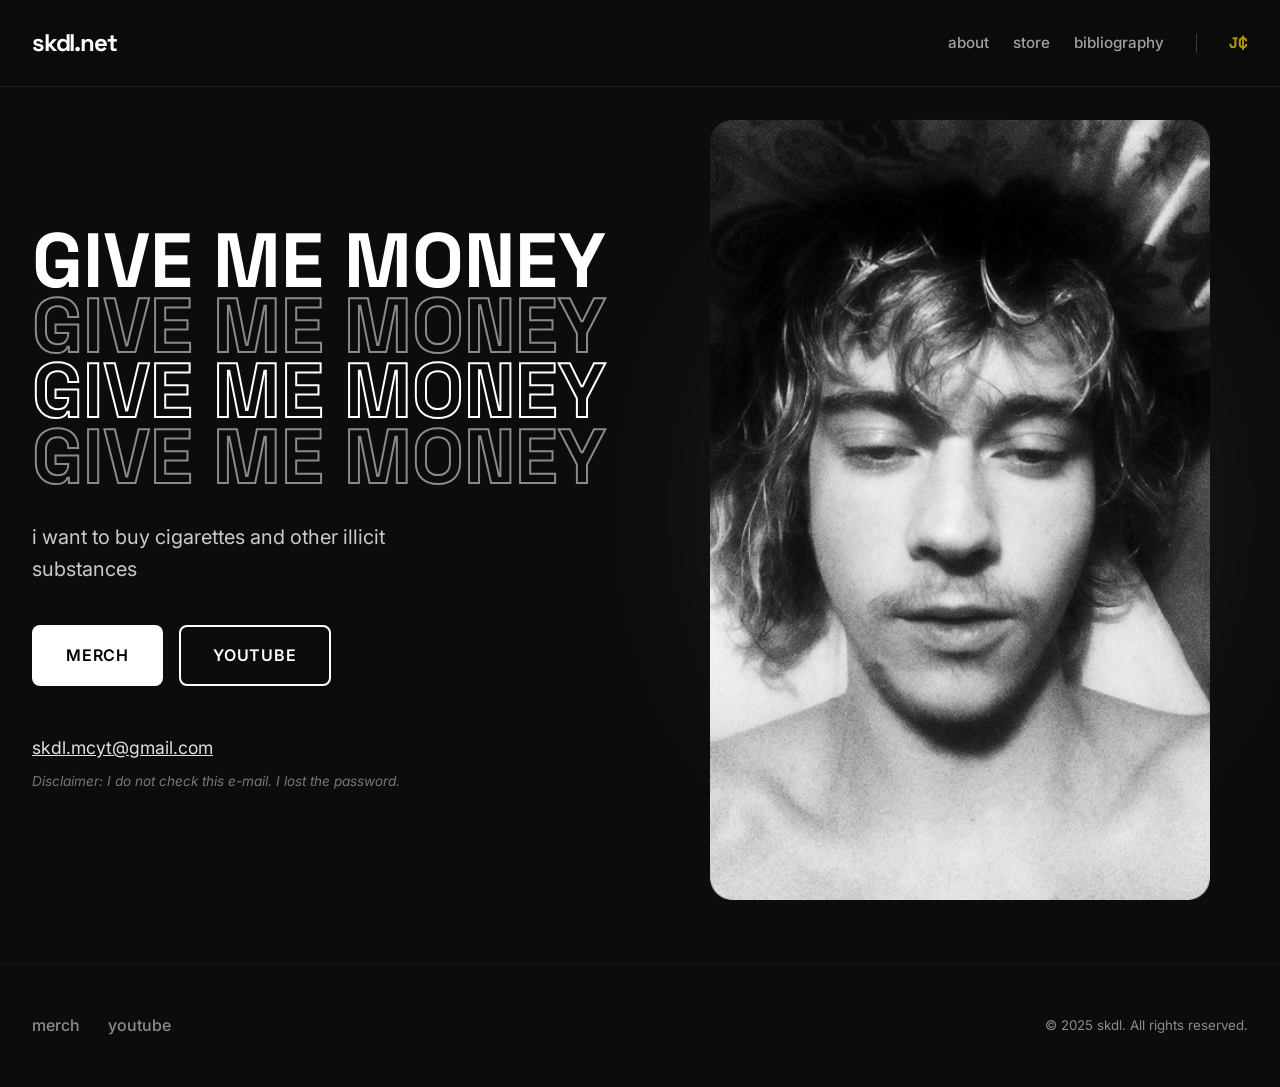
<file: index.html>
<!DOCTYPE html>
<html lang="en">

<head>
    <meta charset="UTF-8">
    <meta name="viewport" content="width=device-width, initial-scale=1.0">
    <title>skdl.net</title>

    <!-- Google Fonts: Space Grotesk & Inter -->
    <link rel="preconnect" href="https://fonts.googleapis.com">
    <link rel="preconnect" href="https://fonts.gstatic.com" crossorigin>
    <link
        href="https://fonts.googleapis.com/css2?family=Inter:wght@400;600&family=Space+Grotesk:wght@500;700&display=swap"
        rel="stylesheet">

    <link rel="stylesheet" href="css/style.css">
</head>

<body>

    <nav class="navbar">
        <div class="container navbar-content">
            <a href="#" class="logo">skdl.net</a>
            <div class="menu">
                <ul>
                    <li><a href="about.html">about</a></li>
                    <li><a href="store.html">store</a></li>
                    <li><a href="bibliography.html">bibliography</a></li>
                    <li class="nav-separator"></li>
                    <li><a href="johncoins.html"><span class="jc-symbol">J₵</span></a></li>
                </ul>
            </div>
            <div class="mobile-toggle">
                <span></span>
                <span></span>
            </div>
        </div>
    </nav>

    <main>
        <section class="hero container">
            <div class="hero-content" data-animate>
                <div class="money-stack">
                    <h2 class="money">GIVE ME MONEY</h2>
                    <h2 class="money outline">GIVE ME MONEY</h2>
                    <h2 class="money outline funny">GIVE ME MONEY</h2>
                    <h2 class="money outline">GIVE ME MONEY</h2>
                </div>

                <p class="description">i want to buy cigarettes and other illicit substances</p>

                <div class="buttons">
                    <a href="#" class="btn primary">MERCH</a>
                    <a href="#" class="btn secondary">YOUTUBE</a>
                </div>

                <div class="contact-info">
                    <a href="mailto:skdl.mcyt@gmail.com" class="email-link">skdl.mcyt@gmail.com</a>
                    <p class="disclaimer">Disclaimer: I do not check this e-mail. I lost the password.</p>
                </div>
            </div>

            <div class="hero-image" data-animate>
                <!-- Using the existing image -->
                <img src="john2.png" alt="John" class="profile-img">
                <div class="glow-effect"></div>
            </div>
        </section>
    </main>

    <footer>
        <div class="container footer-content">
            <div class="footer-links">
                <a href="store.html">merch</a>
                <a href="https://www.youtube.com/@skdl_" target="_blank">youtube</a>
            </div>
            <small>&copy; 2025 skdl. All rights reserved.</small>
        </div>
    </footer>

    <script src="JS/main.js"></script>
</body>

</html>
</file>
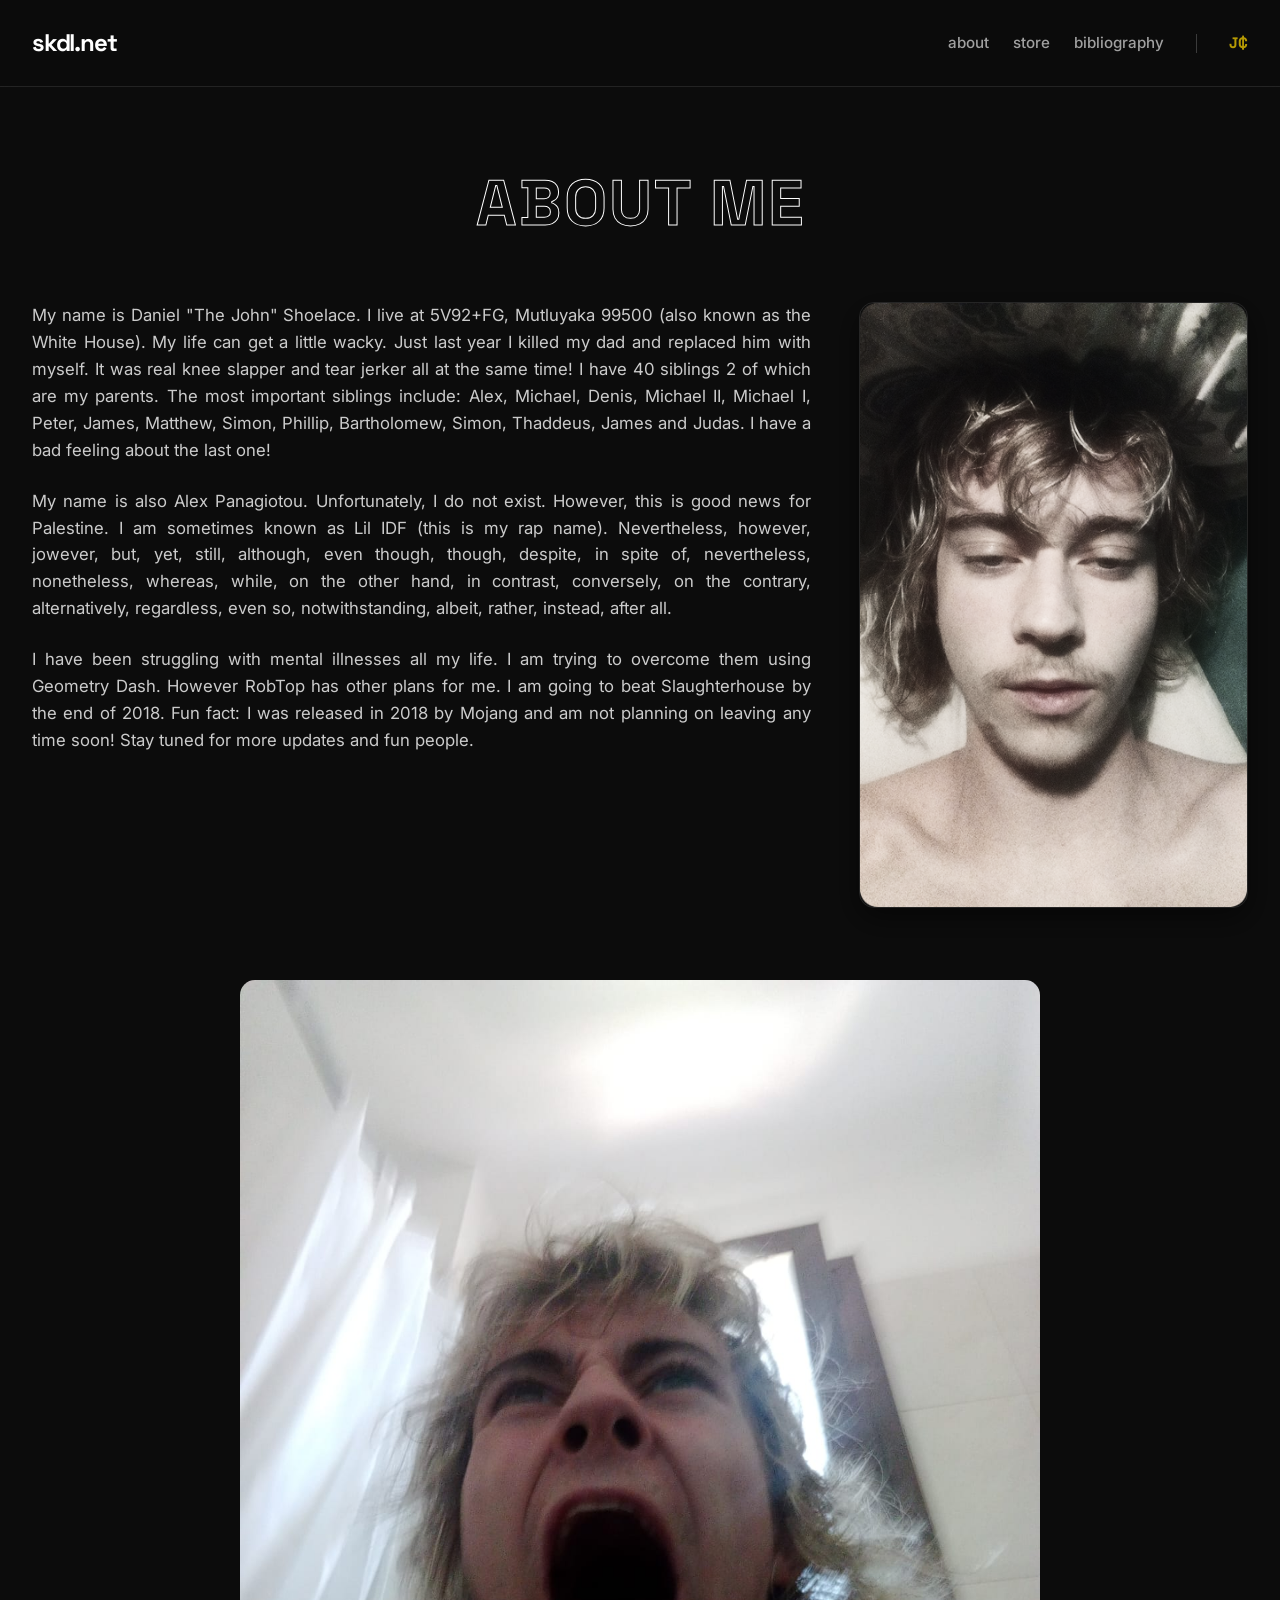
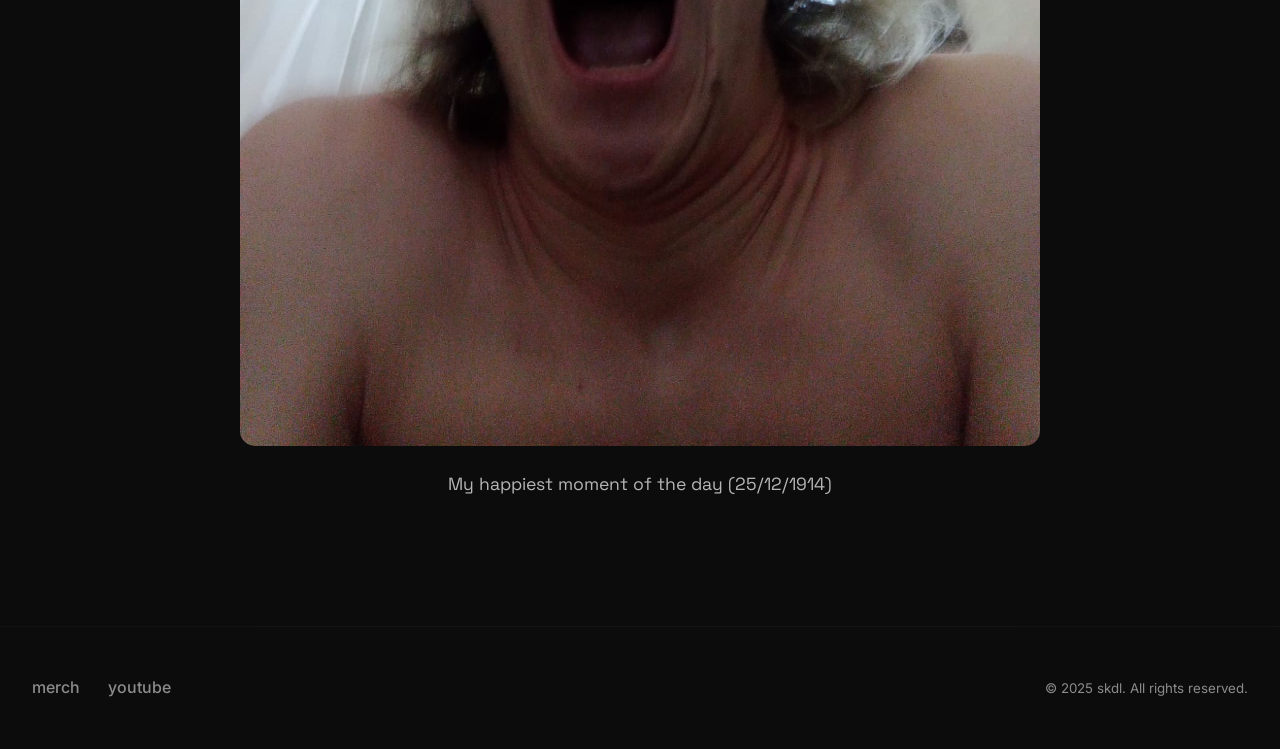
<file: about.html>
<!DOCTYPE html>
<html lang="en">

<head>
    <meta charset="UTF-8">
    <meta name="viewport" content="width=device-width, initial-scale=1.0">
    <title>about - skdl.net</title>

    <!-- Google Fonts: Space Grotesk & Inter -->
    <link rel="preconnect" href="https://fonts.googleapis.com">
    <link rel="preconnect" href="https://fonts.gstatic.com" crossorigin>
    <link
        href="https://fonts.googleapis.com/css2?family=Inter:wght@400;600&family=Space+Grotesk:wght@500;700&display=swap"
        rel="stylesheet">

    <link rel="stylesheet" href="css/style.css">
</head>

<body>

    <nav class="navbar">
        <div class="container navbar-content">
            <a href="index.html" class="logo">skdl.net</a>
            <div class="menu">
                <ul>
                    <li><a href="about.html" class="active">about</a></li>
                    <li><a href="store.html">store</a></li>
                    <li><a href="bibliography.html">bibliography</a></li>
                    <li class="nav-separator"></li>
                    <li><a href="johncoins.html"><span class="jc-symbol">J₵</span></a></li>
                </ul>
            </div>
            <div class="mobile-toggle">
                <span></span>
                <span></span>
            </div>
        </div>
    </nav>

    <main>
        <div class="container about-container">
            <h1 class="page-title outline" data-animate>ABOUT ME</h1>

            <section class="about-top" data-animate>
                <div class="about-text">
                    <p>My name is Daniel "The John" Shoelace. I live at 5V92+FG, Mutluyaka 99500 (also known as the
                        White House). My life can get a little wacky. Just last year I killed my dad and replaced him
                        with myself. It was real knee slapper and tear jerker all at the same time! I have 40 siblings 2
                        of which are my parents. The most important siblings include: Alex, Michael, Denis, Michael II,
                        Michael I, Peter, James, Matthew, Simon, Phillip, Bartholomew, Simon, Thaddeus, James and Judas.
                        I have a bad feeling about the last one!</p>

                    <p>My name is also Alex Panagiotou. Unfortunately, I do not exist. However, this is good news for
                        Palestine. I am sometimes known as Lil IDF (this is my rap name). Nevertheless, however,
                        jowever, but, yet, still, although, even though, though, despite, in spite of, nevertheless,
                        nonetheless, whereas, while, on the other hand, in contrast, conversely, on the contrary,
                        alternatively, regardless, even so, notwithstanding, albeit, rather, instead, after all.</p>

                    <p>I have been struggling with mental illnesses all my life. I am trying to overcome them using
                        Geometry Dash. However RobTop has other plans for me. I am going to beat Slaughterhouse by the
                        end of 2018. Fun fact: I was released in 2018 by Mojang and am not planning on leaving any time
                        soon! Stay tuned for more updates and fun people.</p>
                </div>
                <div class="about-image-small">
                    <!-- Placeholder, using the other image found in directory -->
                    <img src="john2.png" alt="Daniel The John Shoelace" class="profile-img">
                </div>
            </section>

            <section class="about-bottom" data-animate>
                <div class="large-image-wrapper">
                    <img src="john3.png" alt="My happiest moment" class="profile-img large">
                    <p class="caption">My happiest moment of the day (25/12/1914)</p>
                </div>
            </section>
        </div>
    </main>

    <footer>
        <div class="container footer-content">
            <div class="footer-links">
                <a href="store.html">merch</a>
                <a href="https://www.youtube.com/@skdl_" target="_blank">youtube</a>
            </div>
            <small>&copy; 2025 skdl. All rights reserved.</small>
        </div>
    </footer>

    <script src="JS/main.js"></script>
</body>

</html>
</file>
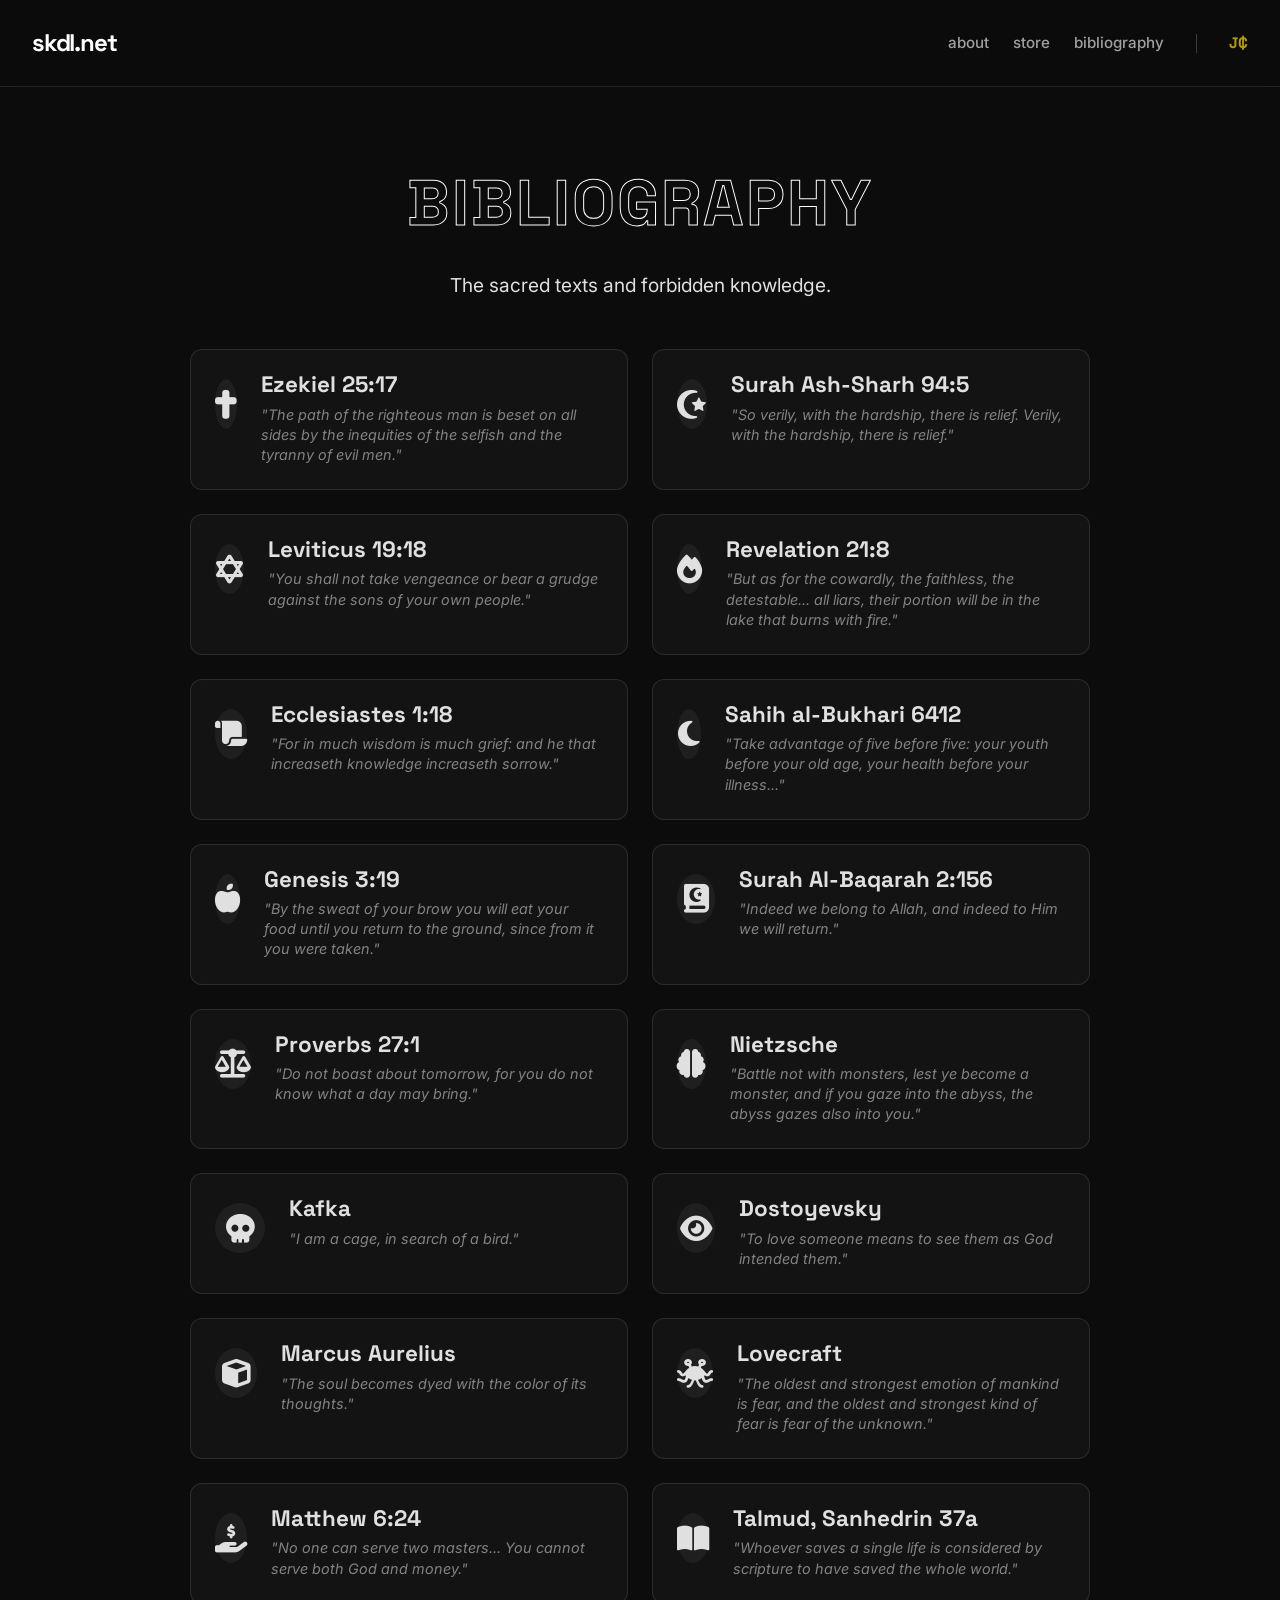
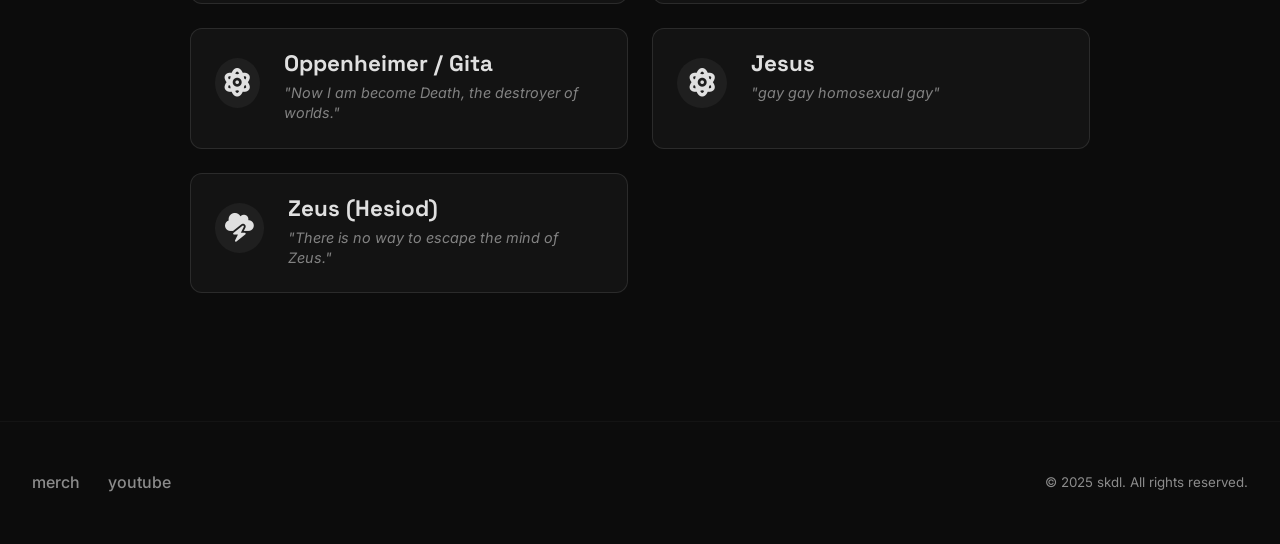
<file: bibliography.html>
<!DOCTYPE html>
<html lang="en">

<head>
    <meta charset="UTF-8">
    <meta name="viewport" content="width=device-width, initial-scale=1.0">
    <title>bibliography - skdl.net</title>

    <!-- Google Fonts: Space Grotesk & Inter -->
    <link rel="preconnect" href="https://fonts.googleapis.com">
    <link rel="preconnect" href="https://fonts.gstatic.com" crossorigin>
    <link
        href="https://fonts.googleapis.com/css2?family=Inter:wght@400;600&family=Space+Grotesk:wght@500;700&display=swap"
        rel="stylesheet">

    <!-- Font Awesome for Social Icons -->
    <link rel="stylesheet" href="https://cdnjs.cloudflare.com/ajax/libs/font-awesome/6.4.0/css/all.min.css">

    <link rel="stylesheet" href="css/style.css">
</head>

<body>

    <nav class="navbar">
        <div class="container navbar-content">
            <a href="index.html" class="logo">skdl.net</a>
            <div class="menu">
                <ul>
                    <li><a href="about.html">about</a></li>
                    <li><a href="store.html">store</a></li>
                    <li><a href="bibliography.html" class="active">bibliography</a></li>
                    <li class="nav-separator"></li>
                    <li><a href="johncoins.html"><span class="jc-symbol">J₵</span></a></li>
                </ul>
            </div>
            <div class="mobile-toggle">
                <span></span>
                <span></span>
            </div>
        </div>
    </nav>

    <main>
        <div class="container biblio-container">
            <h1 class="page-title outline" data-animate>BIBLIOGRAPHY</h1>
            <p class="biblio-subtitle" data-animate>The sacred texts and forbidden knowledge.</p>

            <div class="links-grid" data-animate>

                <!-- ==========================
                     SACRED TEXTS
                     ========================== -->
                <div class="link-card quote">
                    <div class="icon-wrapper"><i class="fa-solid fa-cross"></i></div>
                    <div class="link-info">
                        <h2>Ezekiel 25:17</h2><span class="quote-text">"The path of the righteous man is beset on all
                            sides by the inequities of the selfish and the tyranny of evil men."</span>
                    </div>
                </div>

                <div class="link-card quote">
                    <div class="icon-wrapper"><i class="fa-solid fa-star-and-crescent"></i></div>
                    <div class="link-info">
                        <h2>Surah Ash-Sharh 94:5</h2><span class="quote-text">"So verily, with the hardship, there is
                            relief. Verily, with the hardship, there is relief."</span>
                    </div>
                </div>

                <div class="link-card quote">
                    <div class="icon-wrapper"><i class="fa-solid fa-star-of-david"></i></div>
                    <div class="link-info">
                        <h2>Leviticus 19:18</h2><span class="quote-text">"You shall not take vengeance or bear a grudge
                            against the sons of your own people."</span>
                    </div>
                </div>



                <div class="link-card quote">
                    <div class="icon-wrapper"><i class="fa-solid fa-fire"></i></div>
                    <div class="link-info">
                        <h2>Revelation 21:8</h2><span class="quote-text">"But as for the cowardly, the faithless, the
                            detestable... all liars, their portion will be in the lake that burns with fire."</span>
                    </div>
                </div>

                <div class="link-card quote">
                    <div class="icon-wrapper"><i class="fa-solid fa-scroll"></i></div>
                    <div class="link-info">
                        <h2>Ecclesiastes 1:18</h2><span class="quote-text">"For in much wisdom is much grief: and he
                            that increaseth knowledge increaseth sorrow."</span>
                    </div>
                </div>



                <div class="link-card quote">
                    <div class="icon-wrapper"><i class="fa-solid fa-moon"></i></div>
                    <div class="link-info">
                        <h2>Sahih al-Bukhari 6412</h2><span class="quote-text">"Take advantage of five before five: your
                            youth before your old age, your health before your illness..."</span>
                    </div>
                </div>

                <div class="link-card quote">
                    <div class="icon-wrapper"><i class="fa-solid fa-apple-whole"></i></div>
                    <div class="link-info">
                        <h2>Genesis 3:19</h2><span class="quote-text">"By the sweat of your brow you will eat your food
                            until you return to the ground, since from it you were taken."</span>
                    </div>
                </div>



                <div class="link-card quote">
                    <div class="icon-wrapper"><i class="fa-solid fa-book-quran"></i></div>
                    <div class="link-info">
                        <h2>Surah Al-Baqarah 2:156</h2><span class="quote-text">"Indeed we belong to Allah, and indeed
                            to Him we will return."</span>
                    </div>
                </div>

                <div class="link-card quote">
                    <div class="icon-wrapper"><i class="fa-solid fa-scale-balanced"></i></div>
                    <div class="link-info">
                        <h2>Proverbs 27:1</h2><span class="quote-text">"Do not boast about tomorrow, for you do not know
                            what a day may bring."</span>
                    </div>
                </div>

                <!-- ==========================
                     PHILOSOPHY & MADNESS
                     ========================== -->
                <div class="link-card quote">
                    <div class="icon-wrapper"><i class="fa-solid fa-brain"></i></div>
                    <div class="link-info">
                        <h2>Nietzsche</h2><span class="quote-text">"Battle not with monsters, lest ye become a monster,
                            and if you gaze into the abyss, the abyss gazes also into you."</span>
                    </div>
                </div>

                <div class="link-card quote">
                    <div class="icon-wrapper"><i class="fa-solid fa-skull"></i></div>
                    <div class="link-info">
                        <h2>Kafka</h2><span class="quote-text">"I am a cage, in search of a bird."</span>
                    </div>
                </div>



                <div class="link-card quote">
                    <div class="icon-wrapper"><i class="fa-solid fa-eye"></i></div>
                    <div class="link-info">
                        <h2>Dostoyevsky</h2><span class="quote-text">"To love someone means to see them as God intended
                            them."</span>
                    </div>
                </div>

                <div class="link-card quote">
                    <div class="icon-wrapper"><i class="fa-solid fa-cube"></i></div>
                    <div class="link-info">
                        <h2>Marcus Aurelius</h2><span class="quote-text">"The soul becomes dyed with the color of its
                            thoughts."</span>
                    </div>
                </div>



                <div class="link-card quote">
                    <div class="icon-wrapper"><i class="fa-solid fa-spaghetti-monster-flying"></i></div>
                    <div class="link-info">
                        <h2>Lovecraft</h2><span class="quote-text">"The oldest and strongest emotion of mankind is fear,
                            and the oldest and strongest kind of fear is fear of the unknown."</span>
                    </div>
                </div>

                <div class="link-card quote">
                    <div class="icon-wrapper"><i class="fa-solid fa-hand-holding-dollar"></i></div>
                    <div class="link-info">
                        <h2>Matthew 6:24</h2><span class="quote-text">"No one can serve two masters... You cannot serve
                            both God and money."</span>
                    </div>
                </div>

                <div class="link-card quote">
                    <div class="icon-wrapper"><i class="fa-solid fa-book-open"></i></div>
                    <div class="link-info">
                        <h2>Talmud, Sanhedrin 37a</h2><span class="quote-text">"Whoever saves a single life is
                            considered by scripture to have saved the whole world."</span>
                    </div>
                </div>

                <div class="link-card quote">
                    <div class="icon-wrapper"><i class="fa-solid fa-atom"></i></div>
                    <div class="link-info">
                        <h2>Oppenheimer / Gita</h2><span class="quote-text">"Now I am become Death, the destroyer of
                            worlds."</span>
                    </div>
                </div>

                <div class="link-card quote">
                    <div class="icon-wrapper"><i class="fa-solid fa-atom"></i></div>
                    <div class="link-info">
                        <h2>Jesus</h2><span class="quote-text">"gay gay homosexual gay"</span>
                    </div>
                </div>

                <div class="link-card quote">
                    <div class="icon-wrapper"><i class="fa-solid fa-cloud-bolt"></i></div>
                    <div class="link-info">
                        <h2>Zeus (Hesiod)</h2><span class="quote-text">"There is no way to escape the mind of
                            Zeus."</span>
                    </div>
                </div>



            </div>
        </div>
    </main>

    <footer>
        <div class="container footer-content">
            <div class="footer-links">
                <a href="store.html">merch</a>
                <a href="https://www.youtube.com/@skdl_" target="_blank">youtube</a>
            </div>
            <small>&copy; 2025 skdl. All rights reserved.</small>
        </div>
    </footer>

    <script src="JS/main.js"></script>
</body>

</html>
</file>
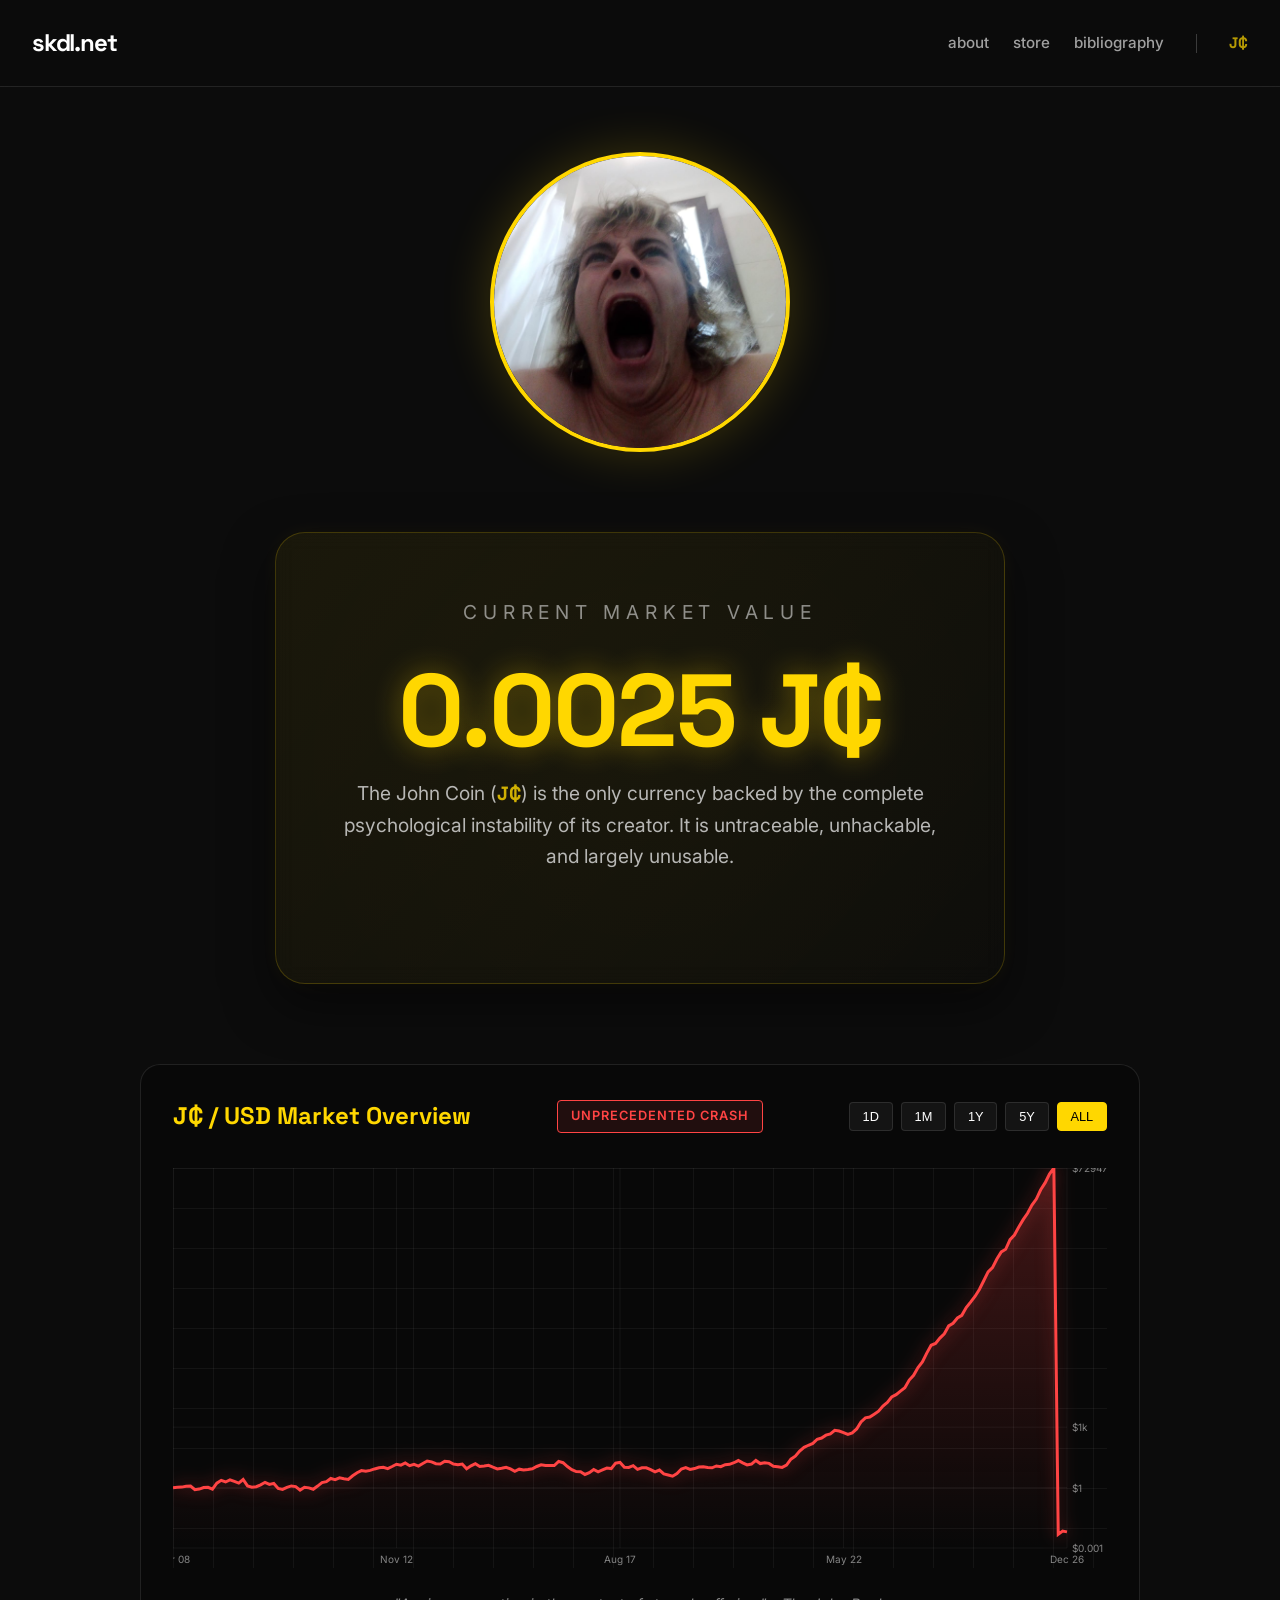
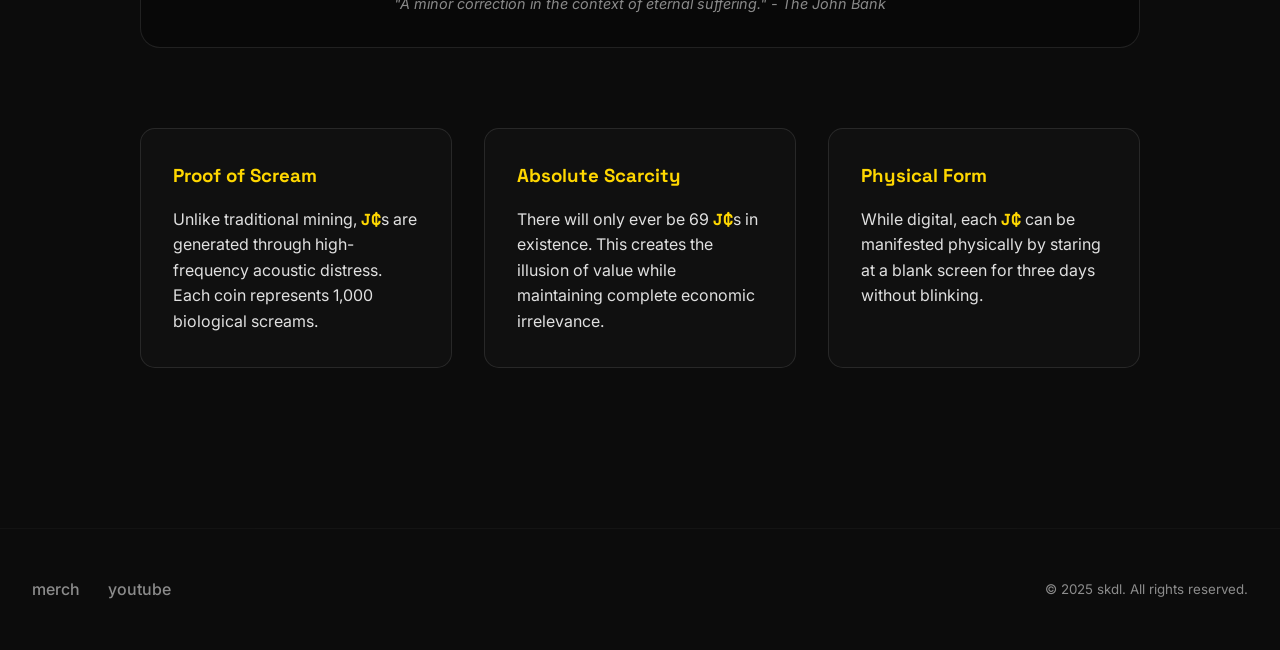
<file: johncoins.html>
<!DOCTYPE html>
<html lang="en">

<head>
    <meta charset="UTF-8">
    <meta name="viewport" content="width=device-width, initial-scale=1.0">
    <title>john coins - skdl.net</title>

    <!-- Google Fonts: Space Grotesk & Inter -->
    <link rel="preconnect" href="https://fonts.googleapis.com">
    <link rel="preconnect" href="https://fonts.gstatic.com" crossorigin>
    <link
        href="https://fonts.googleapis.com/css2?family=Inter:wght@400;600&family=Space+Grotesk:wght@500;700&display=swap"
        rel="stylesheet">

    <link rel="stylesheet" href="css/style.css">
</head>

<body>

    <nav class="navbar">
        <div class="container navbar-content">
            <a href="index.html" class="logo">skdl.net</a>
            <div class="menu">
                <ul>
                    <li><a href="about.html">about</a></li>
                    <li><a href="store.html">store</a></li>
                    <li><a href="bibliography.html">bibliography</a></li>
                    <li class="nav-separator"></li>
                    <li><a href="johncoins.html" class="active"><span class="jc-symbol">J₵</span></a></li>
                </ul>
            </div>
            <div class="mobile-toggle">
                <span></span>
                <span></span>
            </div>
        </div>
    </nav>

    <main>
        <div class="container jc-container">
            <div class="jc-hero" data-animate>
                <div class="jc-img-wrapper">
                    <img src="john3.png" alt="The John Coin">
                </div>
                <div class="jc-card">
                    <p class="jc-label">Current Market Value</p>
                    <h1 class="jc-value">0.0025 <span class="jc-symbol">J₵</span></h1>
                    <p class="jc-description">The John Coin (<span class="jc-symbol">J₵</span>) is the only currency
                        backed by the complete
                        psychological instability of its creator. It is untraceable, unhackable, and largely unusable.
                    </p>
                </div>
            </div>

            <!-- Forex Chart Section -->
            <div class="jc-forex-section" data-animate>
                <div class="jc-forex-header">
                    <h2 class="jc-forex-title"><span class="jc-symbol">J₵</span> / USD Market Overview</h2>
                    <div class="jc-forex-badge">Unprecedented Crash</div>
                    <div class="chart-controls">
                        <button class="chart-btn" data-range="1D">1D</button>
                        <button class="chart-btn" data-range="1M">1M</button>
                        <button class="chart-btn" data-range="1Y">1Y</button>
                        <button class="chart-btn" data-range="5Y">5Y</button>
                        <button class="chart-btn active" data-range="ALL">ALL</button>
                    </div>
                </div>
                <div class="chart-container" id="johnCoinChart">
                    <div class="chart-crosshair"></div>
                    <div class="chart-tooltip">
                        <span class="date"></span>
                        <div class="tooltip-row">
                            <span class="label">Price:</span>
                            <span class="price"></span>
                        </div>
                        <div class="tooltip-row">
                            <span class="label">Mkt Cap:</span>
                            <span class="mkt-cap"></span>
                        </div>
                    </div>
                    <svg class="chart-svg" id="chartSvg">
                        <defs>
                            <linearGradient id="chartGradient" x1="0" y1="0" x2="0" y2="1">
                                <stop offset="0%" stop-color="#ff4444" stop-opacity="0.8" />
                                <stop offset="100%" stop-color="#ff4444" stop-opacity="0" />
                            </linearGradient>
                        </defs>
                        <!-- Dynamic content will be injected here -->
                        <g class="chart-axis" id="xAxis"></g>
                        <g class="chart-axis" id="yAxis"></g>
                        <path class="chart-gradient" id="chartArea" d="" />
                        <path class="chart-line" id="chartPath" d="" />
                    </svg>
                </div>
                <div style="margin-top: 1.5rem; opacity: 0.6; font-size: 0.9rem; text-align: center;">
                    <em>"A minor correction in the context of eternal suffering." - The John Bank</em>
                </div>
            </div>

            <div class="jc-grid" data-animate>
                <div class="jc-feature">
                    <h3>Proof of Scream</h3>
                    <p>Unlike traditional mining, <span class="jc-symbol">J₵</span>s are generated through
                        high-frequency acoustic distress.
                        Each coin represents 1,000 biological screams.</p>
                </div>
                <div class="jc-feature">
                    <h3>Absolute Scarcity</h3>
                    <p>There will only ever be 69 <span class="jc-symbol">J₵</span>s in existence. This creates the
                        illusion of value while
                        maintaining complete economic irrelevance.</p>
                </div>
                <div class="jc-feature">
                    <h3>Physical Form</h3>
                    <p>While digital, each <span class="jc-symbol">J₵</span> can be manifested physically by staring at
                        a blank screen for three
                        days without blinking.</p>
                </div>
            </div>
        </div>
    </main>

    <footer>
        <div class="container footer-content">
            <div class="footer-links">
                <a href="store.html">merch</a>
                <a href="https://www.youtube.com/@skdl_" target="_blank">youtube</a>
            </div>
            <small>&copy; 2025 skdl. All rights reserved.</small>
        </div>
    </footer>

    <script src="JS/main.js"></script>
</body>

</html>
</file>
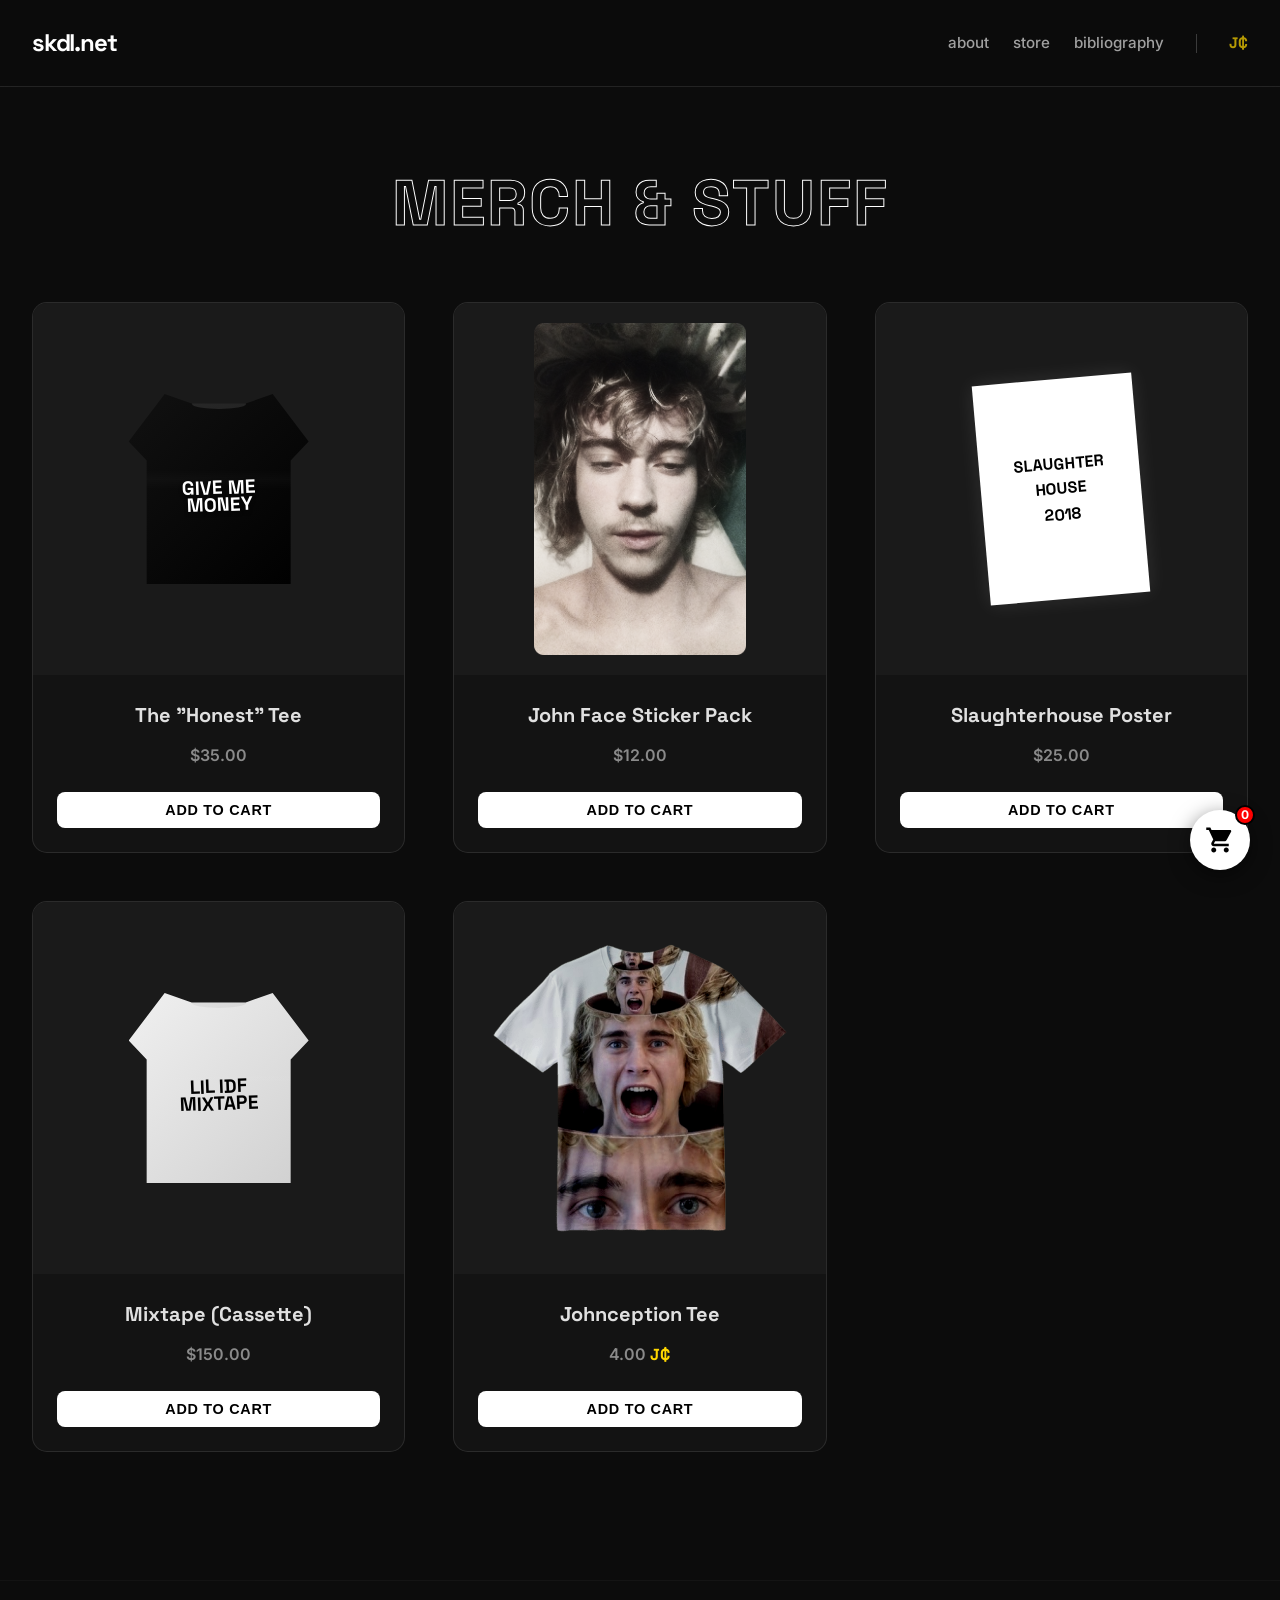
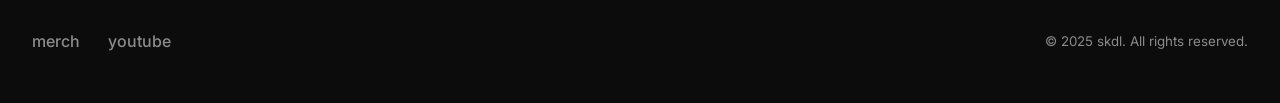
<file: store.html>
<!DOCTYPE html>
<html lang="en">

<head>
    <meta charset="UTF-8">
    <meta name="viewport" content="width=device-width, initial-scale=1.0">
    <title>store - skdl.net</title>

    <!-- Google Fonts: Space Grotesk & Inter -->
    <link rel="preconnect" href="https://fonts.googleapis.com">
    <link rel="preconnect" href="https://fonts.gstatic.com" crossorigin>
    <link
        href="https://fonts.googleapis.com/css2?family=Inter:wght@400;600&family=Space+Grotesk:wght@500;700&display=swap"
        rel="stylesheet">

    <link rel="stylesheet" href="css/style.css">
</head>

<body>

    <nav class="navbar">
        <div class="container navbar-content">
            <a href="index.html" class="logo">skdl.net</a>
            <div class="menu">
                <ul>
                    <li><a href="about.html">about</a></li>
                    <li><a href="store.html" class="active">store</a></li>
                    <li><a href="bibliography.html">bibliography</a></li>
                    <li class="nav-separator"></li>
                    <li><a href="johncoins.html"><span class="jc-symbol">J₵</span></a></li>
                </ul>
            </div>
            <div class="mobile-toggle">
                <span></span>
                <span></span>
            </div>
        </div>
    </nav>

    <main>
        <div class="container store-container">
            <h1 class="page-title outline" data-animate>MERCH & STUFF</h1>

            <div class="store-grid" data-animate>
                <!-- Product 1 -->
                <div class="product-card">
                    <div class="product-image">
                        <div class="placeholder-tee">
                            <span>GIVE ME<br>MONEY</span>
                        </div>
                    </div>
                    <div class="product-info">
                        <h3>The "Honest" Tee</h3>
                        <p class="price">$35.00</p>
                        <button class="btn primary small add-to-cart" data-id="1" data-name="The Honest Tee"
                            data-price="35.00">Add to Cart</button>
                    </div>
                </div>

                <!-- Product 2 -->
                <div class="product-card">
                    <div class="product-image">
                        <img src="john2.png" alt="John Sticker">
                    </div>
                    <div class="product-info">
                        <h3>John Face Sticker Pack</h3>
                        <p class="price">$12.00</p>
                        <button class="btn primary small add-to-cart" data-id="2" data-name="John Face Sticker Pack"
                            data-price="12.00">Add to Cart</button>
                    </div>
                </div>

                <!-- Product 3 -->
                <div class="product-card">
                    <div class="product-image">
                        <div class="placeholder-poster">
                            <span>SLAUGHTER<br>HOUSE<br>2018</span>
                        </div>
                    </div>
                    <div class="product-info">
                        <h3>Slaughterhouse Poster</h3>
                        <p class="price">$25.00</p>
                        <button class="btn primary small add-to-cart" data-id="3" data-name="Slaughterhouse Poster"
                            data-price="25.00">Add to Cart</button>
                    </div>
                </div>

                <!-- Product 4 -->
                <div class="product-card">
                    <div class="product-image">
                        <div class="placeholder-tee white">
                            <span style="color:black">LIL IDF<br>MIXTAPE</span>
                        </div>
                    </div>
                    <div class="product-info">
                        <h3>Mixtape (Cassette)</h3>
                        <p class="price">$150.00</p>
                        <button class="btn primary small add-to-cart" data-id="4" data-name="Mixtape (Cassette)"
                            data-price="150.00">Add to Cart</button>
                    </div>
                </div>

                <!-- Product 5 -->
                <div class="product-card">
                    <div class="product-image">
                        <img src="shirt.png" alt="Johnception Tee">
                    </div>
                    <div class="product-info">
                        <h3>Johnception Tee</h3>
                        <p class="price">4.00 <span class="jc-symbol">J₵</span></p>
                        <button class="btn primary small add-to-cart" data-id="5" data-name="Johnception Tee"
                            data-price="4">Add to Cart</button>
                    </div>
                </div>
            </div>
        </div>
    </main>

    <footer>
        <div class="container footer-content">
            <div class="footer-links">
                <a href="store.html">merch</a>
                <a href="https://www.youtube.com/@skdl_" target="_blank">youtube</a>
            </div>
            <small>&copy; 2025 skdl. All rights reserved.</small>
        </div>
    </footer>

    <script src="JS/main.js"></script>
</body>

</html>
</file>
<file: css/style.css>
:root {
    --bg-color: #0c0c0c;
    --text-color: #e0e0e0;
    --accent-color: #ffffff;
    --highlight-color: #8a8a8a;
    --font-heading: 'Space Grotesk', sans-serif;
    --font-body: 'Inter', sans-serif;
    --glass-bg: rgba(12, 12, 12, 0.7);
    --glass-border: rgba(255, 255, 255, 0.1);
    --transition-speed: 0.3s;
}



* {
    margin: 0;
    padding: 0;
    box-sizing: border-box;
}

body {
    background-color: var(--bg-color);
    color: var(--text-color);
    font-family: var(--font-body);
    overflow-x: hidden;
    line-height: 1.6;
}

a {
    text-decoration: none;
    color: inherit;
    transition: color var(--transition-speed) ease;
}

ul {
    list-style: none;
}

/* Container */
.container {
    max-width: 1400px;
    margin: 0 auto;
    padding: 0 2rem;
}

/* Navbar */
.navbar {
    position: fixed;
    top: 0;
    width: 100%;
    z-index: 1000;
    padding: 1.5rem 0;
    background: var(--glass-bg);
    backdrop-filter: blur(10px);
    -webkit-backdrop-filter: blur(10px);
    border-bottom: 1px solid var(--glass-border);
    transition: padding 0.3s ease;
}

.navbar-content {
    display: flex;
    justify-content: space-between;
    align-items: center;
}

.logo {
    font-family: var(--font-heading);
    font-weight: 700;
    font-size: 1.5rem;
    letter-spacing: -0.05em;
    color: var(--accent-color);
}

.menu ul {
    display: flex;
    gap: 1.5rem;
    align-items: center;
}

.nav-separator {
    width: 1px;
    height: 1.2rem;
    background: rgba(255, 255, 255, 0.2);
    margin: 0 0.5rem;
}

.menu a {
    font-weight: 500;
    font-size: 0.95rem;
    opacity: 0.7;
}

.menu a:hover {
    opacity: 1;
    color: var(--accent-color);
}

/* Main Layout */
main {
    padding-top: 120px;
    /* Space for fixed nav */
    min-height: 100vh;
    display: flex;
    align-items: center;
}

.hero {
    display: grid;
    grid-template-columns: 1fr 1fr;
    gap: 4rem;
    align-items: center;
    width: 100%;
}

/* Hero Content */
.money-stack {
    display: flex;
    flex-direction: column;
    line-height: 0.85;
    margin-bottom: 2rem;
}

.money {
    font-family: var(--font-heading);
    font-size: clamp(3rem, 6vw, 6rem);
    font-weight: 700;
    color: var(--accent-color);
    white-space: nowrap;
    transition: transform 0.3s ease;
    cursor: default;
}

.money:hover {
    transform: translateX(10px);
    color: #fff;
}

.money.outline {
    color: transparent;
    -webkit-text-stroke: 2px var(--highlight-color);
}

.money.funny {
    color: transparent;
    -webkit-text-stroke: 2px var(--accent-color);
    /* Highlight funny line */
}

.description {
    font-size: 1.25rem;
    max-width: 400px;
    margin-bottom: 2.5rem;
    font-weight: 400;
    opacity: 0.9;
}

/* Buttons */
.buttons {
    display: flex;
    gap: 1rem;
    margin-bottom: 3rem;
}

.btn {
    padding: 1rem 2rem;
    border-radius: 8px;
    font-weight: 600;
    font-size: 1rem;
    text-transform: uppercase;
    letter-spacing: 0.05em;
    transition: all var(--transition-speed) ease;
    border: 2px solid transparent;
}

.btn.primary {
    background-color: var(--accent-color);
    color: #000;
}

.btn.primary:hover {
    background-color: #ccc;
    transform: translateY(-2px);
    box-shadow: 0 5px 15px rgba(255, 255, 255, 0.1);
}

.btn.secondary {
    border-color: var(--accent-color);
    color: var(--accent-color);
    background: transparent;
}

.btn.secondary:hover {
    background: rgba(255, 255, 255, 0.1);
    transform: translateY(-2px);
}

/* Contact */
.contact-info {
    margin-top: 2rem;
}

.email-link {
    display: block;
    font-size: 1.1rem;
    text-decoration: underline;
    margin-bottom: 0.5rem;
}

.disclaimer {
    font-size: 0.85rem;
    opacity: 0.5;
    font-style: italic;
}

/* Hero Image */
.hero-image {
    position: relative;
    display: flex;
    justify-content: center;
}

.profile-img {
    width: 100%;
    max-width: 500px;
    height: auto;
    border-radius: 20px;
    filter: grayscale(100%) contrast(1.1);
    transition: filter 0.5s ease;
    z-index: 1;
}

.profile-img:hover {
    filter: grayscale(0%) contrast(1);
}

.glow-effect {
    position: absolute;
    top: 50%;
    left: 50%;
    transform: translate(-50%, -50%);
    width: 60%;
    height: 60%;
    background: var(--accent-color);
    filter: blur(100px);
    opacity: 0.15;
    border-radius: 50%;
    z-index: 0;
}

/* Footer */
footer {
    border-top: 1px solid rgba(255, 255, 255, 0.05);
    padding: 3rem 0;
    margin-top: 4rem;
    opacity: 0.6;
}

.footer-content {
    display: flex;
    justify-content: space-between;
    align-items: center;
}

.footer-links a {
    margin-right: 1.5rem;
    font-weight: 500;
}

.footer-links a:hover {
    text-decoration: underline;
}

/* About Page */
.about-container {
    padding-top: 2rem;
    padding-bottom: 4rem;
    display: flex;
    flex-direction: column;
    align-items: center;
}

.page-title {
    font-family: var(--font-heading);
    font-size: clamp(3rem, 5vw, 5rem);
    width: 100%;
    text-align: center;
    margin-bottom: 3rem;
    color: var(--accent-color);
}

.page-title.outline {
    color: transparent;
    -webkit-text-stroke: 1px var(--accent-color);
    letter-spacing: 2px;
}

.about-top {
    display: grid;
    grid-template-columns: 2fr 1fr;
    gap: 3rem;
    margin-bottom: 4rem;
    align-items: start;
}

.about-text p {
    margin-bottom: 1.5rem;
    font-size: 1.05rem;
    opacity: 0.9;
    text-align: justify;
}

.about-image-small img {
    width: 100%;
    border-radius: 15px;
    box-shadow: 0 10px 30px rgba(0, 0, 0, 0.5);
    border: 1px solid var(--glass-border);
}

.large-image-wrapper {
    width: 100%;
    display: flex;
    flex-direction: column;
    align-items: center;
    gap: 1rem;
}

.profile-img.large {
    max-width: 800px;
    width: 100%;
    aspect-ratio: 3/4;
    /* Approximate aspect ratio from mockup */
    object-fit: cover;
    border-radius: 15px;
    filter: none;
    /* Override default grayscale if desired, or keep it */
}

/* Override hover effect for the static images on about page if we want them always colored. 
   Based on the mockup, they look like normal photos. */
body .about-container .profile-img {
    filter: grayscale(0%) contrast(1);
}

.caption {
    font-family: var(--font-heading);
    /* Or maybe body font? Mockup looks clean */
    font-size: 1.1rem;
    color: var(--text-color);
    opacity: 0.8;
    text-align: center;
    margin-top: 0.5rem;
}

/* Store Page */
.store-container {
    padding-top: 2rem;
    padding-bottom: 4rem;
    width: 100%;
}

.store-grid {
    display: grid;
    grid-template-columns: repeat(auto-fill, minmax(280px, 1fr));
    gap: 3rem;
    width: 100%;
    margin-top: 2rem;
}

.product-card {
    background: rgba(255, 255, 255, 0.03);
    border: 1px solid var(--glass-border);
    border-radius: 15px;
    overflow: hidden;
    transition: transform 0.3s ease, box-shadow 0.3s ease;
    display: flex;
    flex-direction: column;
}

.product-card:hover {
    transform: translateY(-10px);
    box-shadow: 0 10px 20px rgba(0, 0, 0, 0.5);
    background: rgba(255, 255, 255, 0.05);
}

.product-image {
    width: 100%;
    aspect-ratio: 1;
    background: #1a1a1a;
    display: flex;
    justify-content: center;
    align-items: center;
    padding: 20px;
    position: relative;
    overflow: hidden;
}

.product-image img {
    max-width: 100%;
    max-height: 100%;
    object-fit: contain;
    transition: transform 0.3s ease;
}

.product-card:hover .product-image img {
    transform: scale(1.1) rotate(2deg);
}

/* Improved CSS T-Shirt */
.placeholder-tee {
    width: 180px;
    height: 190px;
    background: linear-gradient(135deg, #111 0%, #000 100%);
    position: relative;
    display: flex;
    justify-content: center;
    align-items: center;
    text-align: center;
    box-shadow: 0 10px 20px rgba(0, 0, 0, 0.3);
    /* T-Shirt Shape using clip-path for realistic look */
    clip-path: polygon(20% 0%, 35% 5%, 65% 5%, 80% 0%,
            /* Neck/Shoulders */
            100% 25%, 90% 35%,
            /* Right Sleeve */
            90% 100%,
            /* Right Side */
            10% 100%,
            /* Left Side */
            10% 35%, 0% 25%
            /* Left Sleeve */
        );
    transition: transform 0.3s ease;
}

.placeholder-tee::before {
    content: '';
    position: absolute;
    top: 5px;
    left: 50%;
    transform: translateX(-50%);
    width: 30%;
    height: 10px;
    background: rgba(255, 255, 255, 0.1);
    border-radius: 0 0 50% 50%;
    /* Neck hole shadow */
}

/* Fabric fold effect */
.placeholder-tee::after {
    content: '';
    position: absolute;
    width: 100%;
    height: 100%;
    background: linear-gradient(to bottom,
            transparent 40%,
            rgba(255, 255, 255, 0.02) 45%,
            transparent 50%);
    pointer-events: none;
}

.placeholder-tee span {
    color: white;
    font-family: var(--font-heading);
    font-weight: 700;
    z-index: 2;
    line-height: 0.9;
    font-size: 1.2rem;
    padding-top: 15px;
    /* Offset for neck */
    text-shadow: 0 2px 4px rgba(0, 0, 0, 0.5);
    transform: rotate(-2deg);
}

.placeholder-tee.white {
    background: linear-gradient(135deg, #f0f0f0 0%, #d0d0d0 100%);
}

.placeholder-tee.white::before {
    background: rgba(0, 0, 0, 0.05);
}

.placeholder-tee.white span {
    color: #1a1a1a;
    text-shadow: none;
}


.placeholder-poster {
    width: 160px;
    height: 220px;
    background: #fff;
    display: flex;
    justify-content: center;
    align-items: center;
    text-align: center;
    color: black;
    font-family: var(--font-heading);
    font-weight: bold;
    box-shadow: 0 0 20px rgba(255, 255, 255, 0.1);
    transform: rotate(-5deg);
}

.product-info {
    padding: 1.5rem;
    text-align: center;
    display: flex;
    flex-direction: column;
    gap: 0.5rem;
    flex-grow: 1;
}

.product-info h3 {
    font-family: var(--font-heading);
    font-size: 1.25rem;
    margin-bottom: 0.25rem;
}

.product-info .price {
    font-weight: 600;
    color: var(--highlight-color);
    margin-bottom: 1rem;
}

.btn.small {
    padding: 0.5rem 1rem;
    width: 100%;
    margin-top: auto;
    font-size: 0.9rem;
    cursor: pointer;
}

/* Cart UI */
.cart-trigger {
    position: fixed;
    bottom: 30px;
    right: 30px;
    width: 60px;
    height: 60px;
    background-color: var(--accent-color);
    border-radius: 50%;
    display: flex;
    justify-content: center;
    align-items: center;
    cursor: pointer;
    box-shadow: 0 5px 20px rgba(0, 0, 0, 0.5);
    z-index: 1000;
    transition: transform 0.2s;
}

.cart-trigger:hover {
    transform: scale(1.1);
}

.cart-trigger svg {
    width: 30px;
    height: 30px;
    fill: #000;
}

.cart-count {
    position: absolute;
    top: -5px;
    right: -5px;
    background: red;
    color: white;
    font-size: 12px;
    font-weight: bold;
    width: 20px;
    height: 20px;
    border-radius: 50%;
    display: flex;
    justify-content: center;
    align-items: center;
    border: 2px solid #000;
}

.cart-sidebar {
    position: fixed;
    top: 0;
    right: 0;
    width: 100%;
    max-width: 400px;
    height: 100vh;
    background: #111;
    z-index: 1002;
    transform: translateX(100%);
    transition: transform 0.3s cubic-bezier(0.4, 0, 0.2, 1);
    border-left: 1px solid var(--glass-border);
    display: flex;
    flex-direction: column;
    padding: 2rem;
}

.cart-sidebar.open {
    transform: translateX(0);
}

.cart-header {
    display: flex;
    justify-content: space-between;
    align-items: center;
    margin-bottom: 2rem;
    padding-bottom: 1rem;
    border-bottom: 1px solid rgba(255, 255, 255, 0.1);
}

.cart-header h2 {
    font-family: var(--font-heading);
    color: var(--accent-color);
}

.close-cart {
    background: none;
    border: none;
    color: white;
    font-size: 2rem;
    cursor: pointer;
}

.cart-items {
    flex-grow: 1;
    overflow-y: auto;
    display: flex;
    flex-direction: column;
    gap: 1rem;
}

.cart-item {
    display: flex;
    justify-content: space-between;
    align-items: center;
    background: rgba(255, 255, 255, 0.05);
    padding: 1rem;
    border-radius: 8px;
}

.cart-item-info h4 {
    font-size: 1rem;
    margin-bottom: 0.2rem;
}

.cart-item-info p {
    font-size: 0.9rem;
    opacity: 0.7;
}

.remove-item {
    background: transparent;
    border: 1px solid rgba(255, 50, 50, 0.5);
    color: #ff5555;
    padding: 5px 10px;
    border-radius: 4px;
    cursor: pointer;
    font-size: 0.8rem;
}

.remove-item:hover {
    background: rgba(255, 50, 50, 0.1);
}

.cart-footer {
    margin-top: 2rem;
    padding-top: 1rem;
    border-top: 1px solid rgba(255, 255, 255, 0.1);
}

.cart-total {
    display: flex;
    justify-content: space-between;
    font-size: 1.5rem;
    font-weight: bold;
    margin-bottom: 1.5rem;
}

.checkout-btn {
    width: 100%;
    padding: 1rem;
    background: var(--accent-color);
    color: black;
    border: none;
    font-weight: bold;
    font-size: 1.1rem;
    cursor: pointer;
    border-radius: 8px;
}

.checkout-btn:hover {
    opacity: 0.9;
}

.cart-overlay {
    position: fixed;
    top: 0;
    left: 0;
    width: 100%;
    height: 100%;
    background: rgba(0, 0, 0, 0.7);
    z-index: 1001;
    opacity: 0;
    pointer-events: none;
    transition: opacity 0.3s;
}

.cart-overlay.open {
    opacity: 1;
    pointer-events: auto;
}

/* Bibliography Page */
.biblio-container {
    padding-top: 2rem;
    padding-bottom: 4rem;
    display: flex;
    flex-direction: column;
    align-items: center;
    width: 100%;
}

.biblio-subtitle {
    font-size: 1.2rem;
    opacity: 0.7;
    margin-top: -2rem;
    margin-bottom: 3rem;
    text-align: center;
}

.links-grid {
    display: grid;
    grid-template-columns: repeat(auto-fill, minmax(350px, 1fr));
    gap: 1.5rem;
    width: 100%;
    max-width: 900px;
}

.link-card {
    display: flex;
    align-items: center;
    padding: 1.5rem;
    background: rgba(255, 255, 255, 0.03);
    border: 1px solid var(--glass-border);
    border-radius: 12px;
    gap: 1.5rem;
    transition: all 0.3s ease;
    text-decoration: none;
    position: relative;
    overflow: hidden;
}

.link-card:hover {
    background: rgba(255, 255, 255, 0.08);
    transform: translateX(10px);
    border-color: rgba(255, 255, 255, 0.2);
}

.link-card .icon-wrapper {
    width: 50px;
    height: 50px;
    display: flex;
    justify-content: center;
    align-items: center;
    font-size: 1.8rem;
    border-radius: 50%;
    background: rgba(255, 255, 255, 0.05);
    transition: 0.3s;
}

.link-card h2 {
    font-family: var(--font-heading);
    font-size: 1.4rem;
    line-height: 1;
    margin-bottom: 0.2rem;
}

.link-card span {
    font-size: 0.9rem;
    opacity: 0.6;
}

.link-card .arrow {
    margin-left: auto;
    font-size: 1.5rem;
    opacity: 0;
    transform: translateX(-10px);
    transition: 0.3s;
}

.link-card:hover .arrow {
    opacity: 1;
    transform: translateX(0);
}

/* Brand Colors on Hover */
.link-card.youtube:hover .icon-wrapper {
    background: #FF0000;
    color: white;
}

.link-card.instagram:hover .icon-wrapper {
    background: radial-gradient(circle at 30% 107%, #fdf497 0%, #fdf497 5%, #fd5949 45%, #d6249f 60%, #285AEB 90%);
    color: white;
}

.link-card.discord:hover .icon-wrapper {
    background: #5865F2;
    color: white;
}

.link-card.twitter:hover .icon-wrapper {
    background: #000;
    color: white;
    border: 1px solid #333;
}

.link-card.twitch:hover .icon-wrapper {
    background: #9146FF;
    color: white;
}

.link-card.email:hover .icon-wrapper {
    background: #fff;
    color: black;
}



.link-card.quote {
    align-items: flex-start;
}

.link-card.quote .icon-wrapper {
    margin-top: 5px;
    /* Align icon with top of text */
}

.quote-text {
    display: block;
    margin-top: 0.5rem;
    font-size: 0.95rem;
    font-style: italic;
    line-height: 1.4;
    color: #ccc;
}

/* Specific Card Styling */
.link-card.quote:hover {
    background: rgba(255, 255, 255, 0.05);
    border-color: var(--highlight-color);
}

.link-card.other:hover .icon-wrapper {
    animation: pulse 1s infinite alternate;
}

@keyframes pulse {
    from {
        box-shadow: 0 0 10px red;
    }

    to {
        box-shadow: 0 0 20px red, 0 0 40px red;
    }
}

.mobile-toggle {
    display: none;
    flex-direction: column;
    gap: 6px;
    cursor: pointer;
    z-index: 1001;
}

.mobile-toggle span {
    width: 30px;
    height: 2px;
    background-color: var(--text-color);
    transition: 0.3s;
}

/* Responsive & Mobile Menu */
@media (max-width: 900px) {
    .hero {
        grid-template-columns: 1fr;
        text-align: center;
        gap: 3rem;
    }

    .about-top {
        grid-template-columns: 1fr;
    }

    .about-image-small {
        order: -1;
        /* Image first on mobile, or remove line to keep text first. Mockup usually image first is nice but text is key here. Let's keep text first.*/
        margin: 0 auto;
        max-width: 300px;
    }

    .money-stack {
        align-items: center;
    }

    .description {
        margin: 0 auto 2.5rem;
    }

    .buttons {
        justify-content: center;
    }

    .mobile-toggle {
        display: flex;
    }

    .menu {
        position: fixed;
        top: 0;
        right: 0;
        height: 100vh;
        width: 100%;
        background-color: var(--bg-color);
        display: flex;
        justify-content: center;
        align-items: center;
        transform: translateX(100%);
        transition: transform 0.3s ease-in-out;
        z-index: 999;
    }

    .menu.active {
        transform: translateX(0);
    }

    .menu ul {
        flex-direction: column;
        align-items: center;
        gap: 2rem;
    }

    .menu a {
        font-size: 1.5rem;
    }
}

/* Animation Utilities */
/* John Coins Page */
.jc-container {
    padding-top: 2rem;
    padding-bottom: 6rem;
    display: flex;
    flex-direction: column;
    align-items: center;
    width: 100%;
}

.jc-hero {
    display: flex;
    flex-direction: column;
    align-items: center;
    text-align: center;
    gap: 3rem;
    margin-bottom: 5rem;
}

/* Forex Chart Section */
.jc-forex-section {
    width: 100%;
    max-width: 1000px;
    margin-bottom: 5rem;
    background: rgba(0, 0, 0, 0.3);
    border: 1px solid rgba(255, 255, 255, 0.1);
    border-radius: 20px;
    padding: 2rem;
    position: relative;
    overflow: hidden;
}

.jc-forex-header {
    display: flex;
    justify-content: space-between;
    align-items: center;
    margin-bottom: 2rem;
    flex-wrap: wrap;
    gap: 1rem;
}

.chart-controls {
    display: flex;
    gap: 0.5rem;
}

.chart-btn {
    background: rgba(255, 255, 255, 0.05);
    border: 1px solid rgba(255, 255, 255, 0.1);
    color: white;
    padding: 0.4rem 0.8rem;
    border-radius: 4px;
    cursor: pointer;
    font-size: 0.8rem;
    transition: 0.2s;
}

.chart-btn:hover {
    background: rgba(255, 255, 255, 0.15);
    border-color: rgba(255, 255, 255, 0.3);
}

.chart-btn.active {
    background: #ffd700;
    color: black;
    border-color: #ffd700;
}

.jc-forex-title {
    font-family: var(--font-heading);
    font-size: 1.5rem;
    color: #ffd700;
}

.jc-forex-badge {
    color: #ff4444;
    border: 1px solid #ff4444;
    padding: 0.3rem 0.8rem;
    border-radius: 4px;
    font-size: 0.8rem;
    font-weight: 600;
    text-transform: uppercase;
    letter-spacing: 1px;
    background: rgba(255, 68, 68, 0.1);
    animation: alarmingPulse 0.5s infinite alternate;
}

@keyframes alarmingPulse {
    0% {
        box-shadow: 0 0 5px rgba(255, 68, 68, 0.5);
        background: rgba(255, 68, 68, 0.1);
        color: #ff4444;
        transform: scale(1);
    }

    100% {
        box-shadow: 0 0 20px rgba(255, 68, 68, 0.9), inset 0 0 10px rgba(255, 68, 68, 0.5);
        background: rgba(255, 68, 68, 0.3);
        color: #fff;
        text-shadow: 0 0 5px #ff4444;
        transform: scale(1.02);
    }
}

.chart-container {
    width: 100%;
    height: 400px;
    position: relative;
    background-image:
        linear-gradient(rgba(255, 255, 255, 0.05) 1px, transparent 1px),
        linear-gradient(90deg, rgba(255, 255, 255, 0.05) 1px, transparent 1px);
    background-size: 40px 40px;
}

.chart-svg {
    width: 100%;
    height: 100%;
}

.chart-crosshair {
    position: absolute;
    top: 0;
    width: 1px;
    height: 100%;
    background: rgba(255, 255, 255, 0.3);
    pointer-events: none;
    display: none;
    z-index: 5;
}

.chart-tooltip {
    position: absolute;
    background: rgba(0, 0, 0, 0.9);
    border: 1px solid rgba(255, 215, 0, 0.5);
    padding: 0.8rem;
    border-radius: 8px;
    pointer-events: none;
    display: none;
    z-index: 10;
    min-width: 120px;
    backdrop-filter: blur(5px);
    box-shadow: 0 5px 15px rgba(0, 0, 0, 0.5);
}

.chart-tooltip .date {
    font-size: 0.75rem;
    opacity: 0.6;
    margin-bottom: 0.5rem;
    display: block;
    border-bottom: 1px solid rgba(255, 255, 255, 0.1);
    padding-bottom: 0.3rem;
}

.tooltip-row {
    display: flex;
    justify-content: space-between;
    gap: 1.5rem;
    align-items: baseline;
    margin-bottom: 0.2rem;
}

.chart-tooltip .label {
    font-size: 0.7rem;
    text-transform: uppercase;
    opacity: 0.5;
    font-weight: 600;
}

.chart-tooltip .price,
.chart-tooltip .mkt-cap {
    font-family: var(--font-heading);
    font-size: 1rem;
    color: #ffd700;
}

.chart-line {
    fill: none;
    stroke: #ff4444;
    stroke-width: 3;
    filter: drop-shadow(0 0 8px rgba(255, 68, 68, 0.5));
}

.chart-gradient {
    fill: url(#chartGradient);
    opacity: 0.3;
}

.price-marker {
    position: absolute;
    font-family: var(--font-heading);
    font-size: 0.9rem;
    color: white;
    background: rgba(0, 0, 0, 0.8);
    padding: 0.2rem 0.5rem;
    border-radius: 4px;
    border: 1px solid rgba(255, 255, 255, 0.2);
}

.marker-high {
    top: 50px;
    left: 20px;
    border-color: #ffd700;
}

.marker-low {
    bottom: 40px;
    right: 20px;
    border-color: #ff4444;
}

.jc-card {
    background: linear-gradient(135deg, rgba(255, 215, 0, 0.05) 0%, rgba(0, 0, 0, 0) 100%);
    border: 1px solid rgba(255, 215, 0, 0.2);
    padding: 4rem;
    border-radius: 30px;
    max-width: 900px;
    backdrop-filter: blur(10px);
    box-shadow: 0 20px 50px rgba(0, 0, 0, 0.5), 0 0 20px rgba(255, 215, 0, 0.05);
    position: relative;
    overflow: hidden;
}

.jc-card::before {
    content: '';
    position: absolute;
    top: -50%;
    left: -50%;
    width: 200%;
    height: 200%;
    background: radial-gradient(circle, rgba(255, 215, 0, 0.03) 0%, transparent 70%);
    pointer-events: none;
}

.jc-value {
    font-size: clamp(4rem, 8vw, 7rem);
    font-family: var(--font-heading);
    color: #ffd700;
    line-height: 1;
    margin-bottom: 1rem;
    text-shadow: 0 0 30px rgba(255, 215, 0, 0.4);
    letter-spacing: -2px;
}

.jc-label {
    font-size: 1.2rem;
    text-transform: uppercase;
    letter-spacing: 0.3em;
    opacity: 0.6;
    margin-bottom: 2rem;
}

.jc-description {
    font-size: 1.2rem;
    max-width: 600px;
    margin: 0 auto 3rem;
    opacity: 0.8;
}

.jc-grid {
    display: grid;
    grid-template-columns: repeat(auto-fit, minmax(250px, 1fr));
    gap: 2rem;
    width: 100%;
    max-width: 1000px;
}

.jc-feature {
    padding: 2rem;
    background: rgba(255, 255, 255, 0.02);
    border: 1px solid var(--glass-border);
    border-radius: 15px;
    transition: 0.3s;
}

.jc-feature:hover {
    background: rgba(255, 255, 255, 0.05);
    transform: translateY(-5px);
    border-color: rgba(255, 215, 0, 0.3);
}

.jc-feature h3 {
    font-family: var(--font-heading);
    color: #ffd700;
    margin-bottom: 1rem;
}

.jc-img-wrapper {
    width: 300px;
    height: 300px;
    border-radius: 50%;
    overflow: hidden;
    border: 4px solid #ffd700;
    box-shadow: 0 0 50px rgba(255, 215, 0, 0.2);
    margin: 0 auto 2rem;
    animation: floating 3s ease-in-out infinite;
}

.jc-img-wrapper img {
    width: 100%;
    height: 100%;
    object-fit: cover;
}

@keyframes floating {

    0%,
    100% {
        transform: translateY(0);
    }

    50% {
        transform: translateY(-20px);
    }
}

[data-animate] {
    opacity: 0;
    transform: translateY(30px);
    transition: opacity 0.8s ease-out, transform 0.8s ease-out;
}

[data-animate].in-view {
    opacity: 1;
    transform: translateY(0);
}

.jc-symbol {
    color: #ffd700;
    font-family: var(--font-heading);
    font-weight: 700;
}

/* ==========================================================================
   VIOLENT CRASH MODE (Lore-Accurate)
   ========================================================================== */

body.crash-mode {
    overflow-x: hidden;
}


html.crash-mode::after {
    content: '';
    position: fixed;
    top: 0;
    left: 0;
    width: 100vw;
    height: 100vh;
    background: radial-gradient(circle, transparent 40%, rgba(255, 0, 0, 0.2) 100%);
    pointer-events: none;
    z-index: 99999;
    animation: pulse-red 3s infinite ease-in-out alternate;
}

@keyframes pulse-red {
    from {
        opacity: 0.2;
    }

    to {
        opacity: 0.5;
        box-shadow: inset 0 0 50px rgba(255, 0, 0, 0.2);
    }
}
</file>
